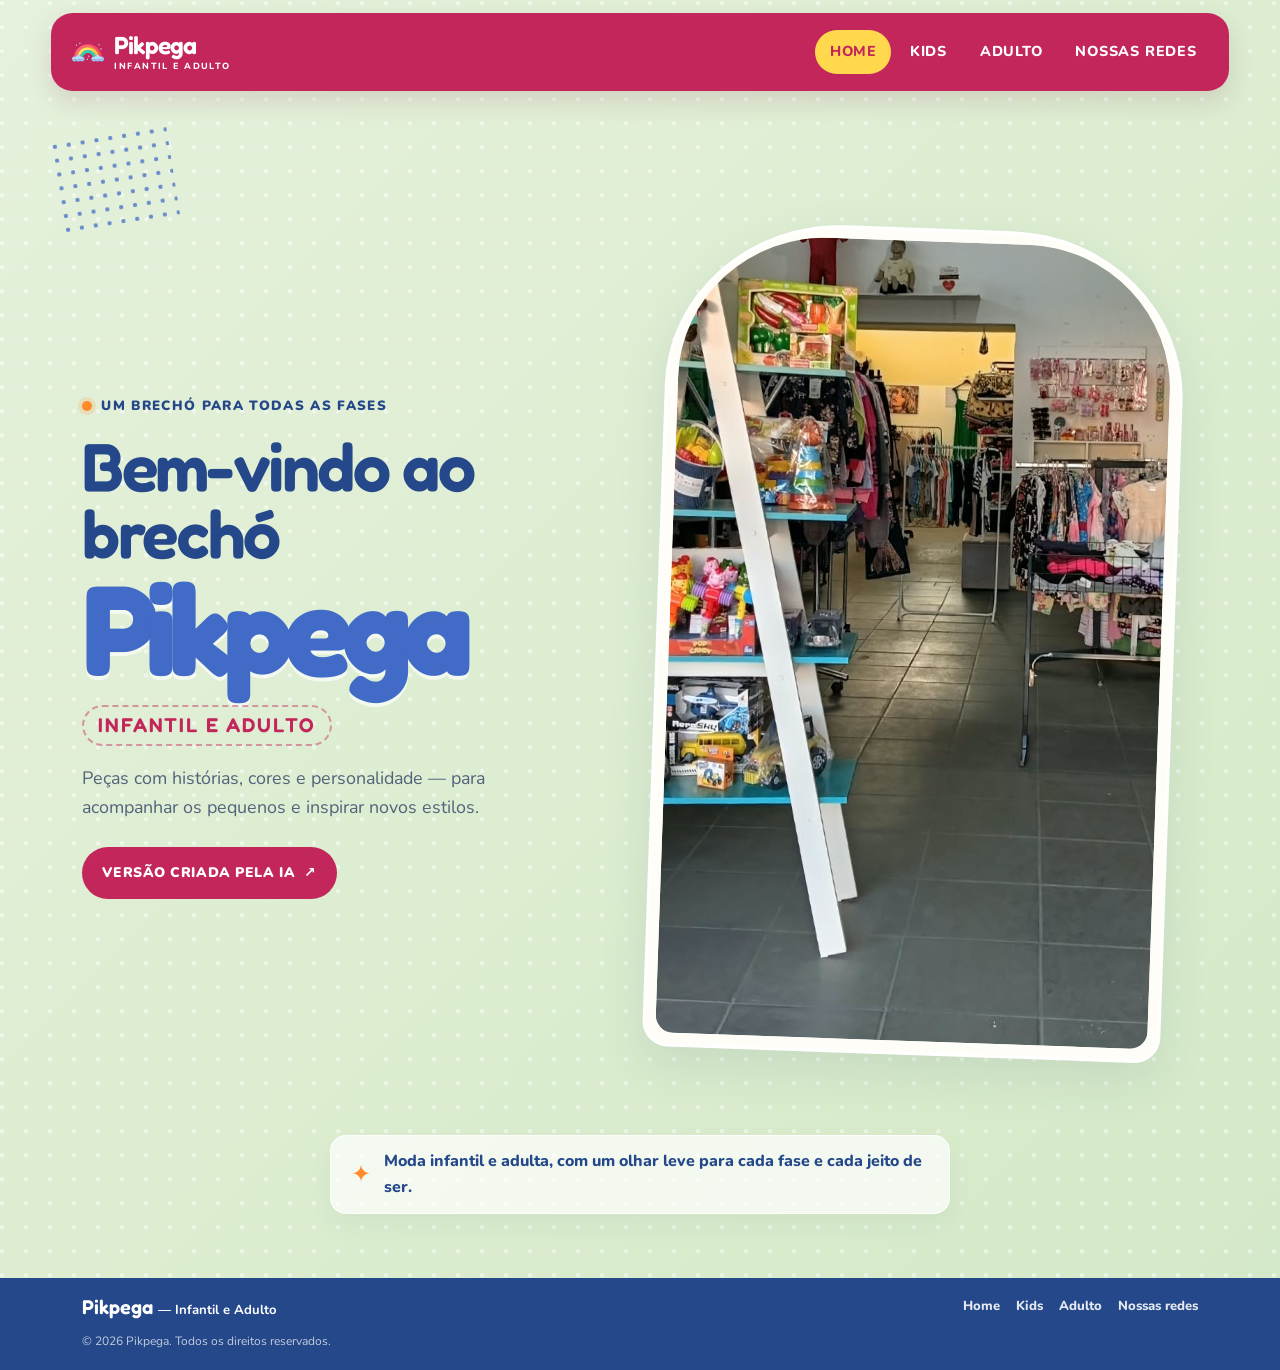
<file: index.html>
<!doctype html>
<html lang="pt-BR">
<head>
  <meta charset="utf-8">
  <meta name="viewport" content="width=device-width, initial-scale=1">
  <meta name="theme-color" content="#d8ebcb">
  <meta name="description" content="Conheça o brechó Pikpega — Infantil e Adulto. Um espaço acolhedor para descobrir moda de diferentes fases e estilos.">
  <title>Pikpega — Brechó Infantil e Adulto</title>
  <link rel="preconnect" href="https://fonts.googleapis.com">
  <link rel="preconnect" href="https://fonts.gstatic.com" crossorigin>
  <link href="https://fonts.googleapis.com/css2?family=Fredoka:wght@400;500;600;700&family=Nunito:wght@400;500;600;700;800&display=swap" rel="stylesheet">
  <link href="https://cdn.jsdelivr.net/npm/bootstrap@5.3.8/dist/css/bootstrap.min.css" rel="stylesheet" integrity="sha384-sRIl4kxILFvY47J16cr9ZwB07vP4J8+LH7qKQnuqkuIAvNWLzeN8tE5YBujZqJLB" crossorigin="anonymous">
  <link rel="stylesheet" href="css/style.css">
  <link rel="shortcut icon" href="img/logo.svg" type="image/x-icon">
</head>
<body>
  <a class="skip-link" href="#conteudo">Pular para o conteúdo</a>
  <header class="site-header container-fluid">
    <div class="header-inner position-relative">
      <a class="brand" href="index.html" aria-label="Pikpega — página inicial">
        <span class="brand-spark" aria-hidden="true"><img src="img/logo.svg" alt="Logo" width="32" height="32"></span>
        <span class="brand-copy"><strong>Pikpega</strong><small>INFANTIL E ADULTO</small></span>
      </a>
      <button class="navbar-toggler d-md-none position-absolute top-0 end-0 mt-3 me-3 border-0 p-1 shadow-none" type="button" data-bs-theme="dark" data-bs-toggle="collapse" data-bs-target="#menuPrincipal" aria-controls="menuPrincipal" aria-expanded="false" aria-label="Abrir menu"><span class="navbar-toggler-icon"></span></button>
      <nav class="site-nav collapse d-md-block" id="menuPrincipal" aria-label="Navegação principal">
        <ul class="nav-list flex-column flex-md-row">
          <li><a class="nav-link is-active" href="index.html" aria-current="page">Home</a></li>
          <li><a class="nav-link" href="kids.html">Kids</a></li>
          <li><a class="nav-link" href="adulto.html">Adulto</a></li>
          <li><a class="nav-link" href="redes.html">Nossas redes</a></li>
        </ul>
      </nav>
    </div>
  </header>

  <main id="conteudo" class="home-main container">
    <span class="decor decor-dot decor-dot--home" aria-hidden="true"></span>
    <div class="row align-items-center g-4 g-lg-5 home-layout">
      <section class="col-lg-6 home-copy appear-opacity elements-up" aria-labelledby="home-title">
        <p class="eyebrow"><span class="eyebrow-dot" aria-hidden="true"></span> Um brechó para todas as fases</p>
        <h1 id="home-title">Bem-vindo ao brechó <span class="home-wordmark">Pikpega</span></h1>
        <p class="home-subtitle">Infantil e Adulto</p>
        <p class="home-description">Peças com histórias, cores e personalidade — para acompanhar os pequenos e inspirar novos estilos.</p>
        <div class="home-actions">
          <a class="button button--pink" href="https://pikpega-ai.vercel.app">Versão criada pela IA<span aria-hidden="true">↗</span></a>
        </div>
      </section>

      <div class="col-lg-6 home-visual-wrap d-none d-lg-block">
        <figure class="home-visual tilt">
          <img src="img/fundo-loja.png" alt="Arara com roupas coloridas, imagem ilustrativa do universo do brechó Pikpega." width="1200" height="800" fetchpriority="high">
        </figure>
      </div>
    </div>
    <section class="home-note" aria-label="Sobre o Pikpega">
      <span class="home-note-icon" aria-hidden="true">✦</span>
      <p>Moda infantil e adulta, com um olhar leve para cada fase e cada jeito de ser.</p>
    </section>
  </main>

  <footer class="site-footer">
    <div class="container footer-inner">
      <a class="footer-brand" href="index.html">Pikpega <span>— Infantil e Adulto</span></a>
      <nav class="footer-nav" aria-label="Navegação do rodapé">
	      <a href="index.html">Home</a><a href="kids.html">Kids</a><a href="adulto.html">Adulto</a><a href="redes.html">Nossas redes</a>
      </nav>
      <p class="footer-copy">© 2026 Pikpega. Todos os direitos reservados.</p>
    </div>
  </footer>
  <script src="https://cdn.jsdelivr.net/npm/bootstrap@5.3.8/dist/js/bootstrap.bundle.min.js"></script>
</body>
</html>
</file>
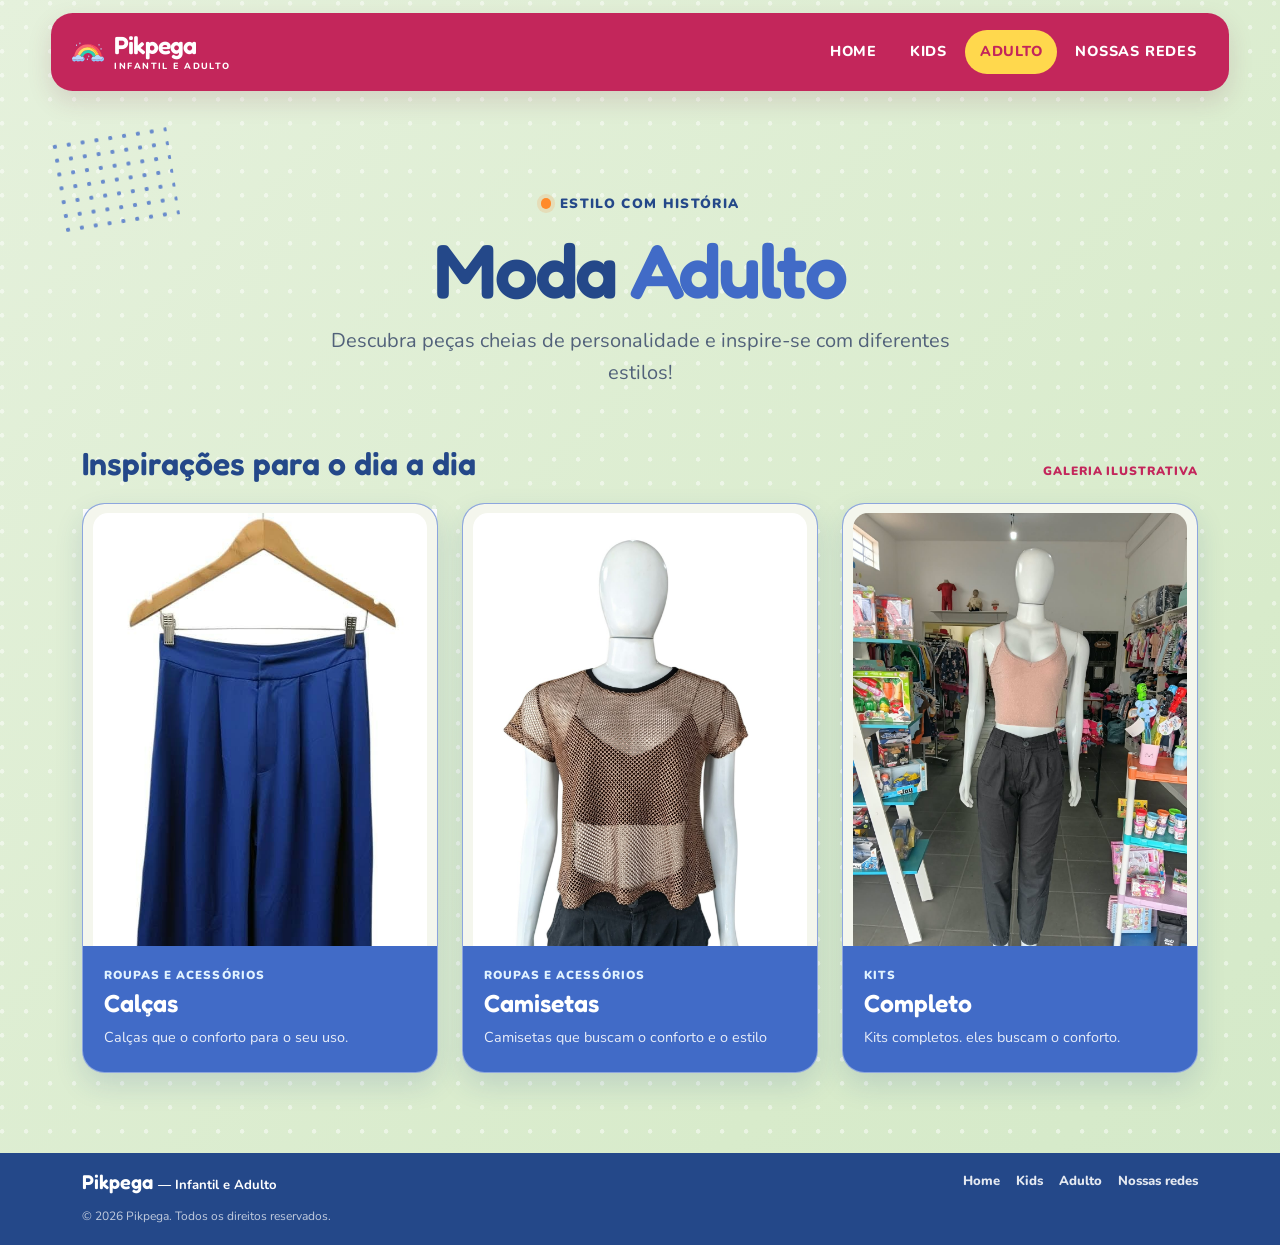
<file: adulto.html>
<!doctype html>
<html lang="pt-BR">
<head>
  <meta charset="utf-8">
  <meta name="viewport" content="width=device-width, initial-scale=1">
  <meta name="theme-color" content="#d8ebcb">
  <meta name="description" content="Conheça o espaço de moda adulta do brechó Pikpega. Conteúdo visual ilustrativo, sujeito a substituição por peças e informações confirmadas.">
  <title>Moda Adulto — Pikpega</title>
  <link rel="preconnect" href="https://fonts.googleapis.com">
  <link rel="preconnect" href="https://fonts.gstatic.com" crossorigin>
  <link href="https://fonts.googleapis.com/css2?family=Fredoka:wght@400;500;600;700&family=Nunito:wght@400;500;600;700;800&display=swap" rel="stylesheet">
  <link href="https://cdn.jsdelivr.net/npm/bootstrap@5.3.8/dist/css/bootstrap.min.css" rel="stylesheet" integrity="sha384-sRIl4kxILFvY47J16cr9ZwB07vP4J8+LH7qKQnuqkuIAvNWLzeN8tE5YBujZqJLB" crossorigin="anonymous">
  <link rel="stylesheet" href="css/style.css">
  <link rel="shortcut icon" href="img/logo.svg" type="image/x-icon">
</head>
<body>
  <a class="skip-link" href="#conteudo">Pular para o conteúdo</a>
  <header class="site-header container-fluid">
    <div class="header-inner position-relative">
      <a class="brand" href="index.html" aria-label="Pikpega — página inicial"><span class="brand-spark" aria-hidden="true"><img src="img/logo.svg" alt="Logo" width="32" height="32"></span><span class="brand-copy"><strong>Pikpega</strong><small>INFANTIL E ADULTO</small></span></a>
      <button class="navbar-toggler d-md-none position-absolute top-0 end-0 mt-3 me-3 border-0 p-1 shadow-none" type="button" data-bs-theme="dark" data-bs-toggle="collapse" data-bs-target="#menuPrincipal" aria-controls="menuPrincipal" aria-expanded="false" aria-label="Abrir menu"><span class="navbar-toggler-icon"></span></button>
      <nav class="site-nav collapse d-md-block" id="menuPrincipal" aria-label="Navegação principal"><ul class="nav-list flex-column flex-md-row">
        <li><a class="nav-link" href="index.html">Home</a></li><li><a class="nav-link" href="kids.html">Kids</a></li><li><a class="nav-link is-active" href="adulto.html" aria-current="page">Adulto</a></li><li><a class="nav-link" href="redes.html">Nossas redes</a></li>
      </ul></nav>
    </div>
  </header>

  <main id="conteudo" class="container page-main">
    <span class="decor decor-dot decor-dot--home" aria-hidden="true"></span>
    <div class="page-heading elements-up">
      <p class="eyebrow"><span class="eyebrow-dot" aria-hidden="true"></span> Estilo com história</p>
      <h1>Moda <span>Adulto</span></h1>
      <p>Descubra peças cheias de personalidade e inspire-se com diferentes estilos!</p>
    </div>

    <section aria-labelledby="adult-gallery-title" class="catalog-section">
      <div class="section-kicker elements-up"><h2 id="adult-gallery-title">Inspirações para o dia a dia</h2><span>Galeria ilustrativa</span></div>
      <div class="row g-4 catalog-grid appear-opacity">
        <article class="col-md-6 col-lg-4">
          <div class="catalog-card">
            <div class="catalog-image"><img src="img-assets/adulto1.png" alt="Arara com roupas adultas coloridas, imagem ilustrativa." width="800" height="1000" loading="lazy"></div>
            <div class="catalog-copy"><p class="catalog-category">Roupas e Acessórios</p><h3>Calças</h3><p>Calças que o conforto para o seu uso.</p></div>
          </div>
        </article>
        <article class="col-md-6 col-lg-4">
          <div class="catalog-card">
            <div class="catalog-image"><img src="img-assets/adulto2.png" alt="Composição de roupa adulta com peças dobradas, imagem ilustrativa." width="800" height="1000" loading="lazy"></div>
            <div class="catalog-copy"><p class="catalog-category">Roupas e Acessórios</p><h3>Camisetas</h3><p>Camisetas que buscam o conforto e o estilo</p></div>
          </div>
        </article>
        <article class="col-md-6 col-lg-4">
          <div class="catalog-card catalog-card--note">
           <div class="catalog-image"><img src="img-assets/adulto3.png" alt="Composição de roupa adulta com peças dobradas, imagem ilustrativa." width="800" height="1000" loading="lazy"></div>
            <div class="catalog-copy"><p class="catalog-category">Kits</p><h3>Completo</h3><p>Kits completos. eles buscam o conforto.</p></div>
          </div>
        </article>
      </div>
    </section>
  </main>

  <footer class="site-footer">
    <div class="container footer-inner">
      <a class="footer-brand" href="index.html">Pikpega <span>— Infantil e Adulto</span></a>
      <nav class="footer-nav" aria-label="Navegação do rodapé">
	      <a href="index.html">Home</a><a href="kids.html">Kids</a><a href="adulto.html">Adulto</a><a href="redes.html">Nossas redes</a>
      </nav>
      <p class="footer-copy">© 2026 Pikpega. Todos os direitos reservados.</p>
    </div>
  </footer>
  <script src="https://cdn.jsdelivr.net/npm/bootstrap@5.3.8/dist/js/bootstrap.bundle.min.js"></script>
</body>
</html>
</file>
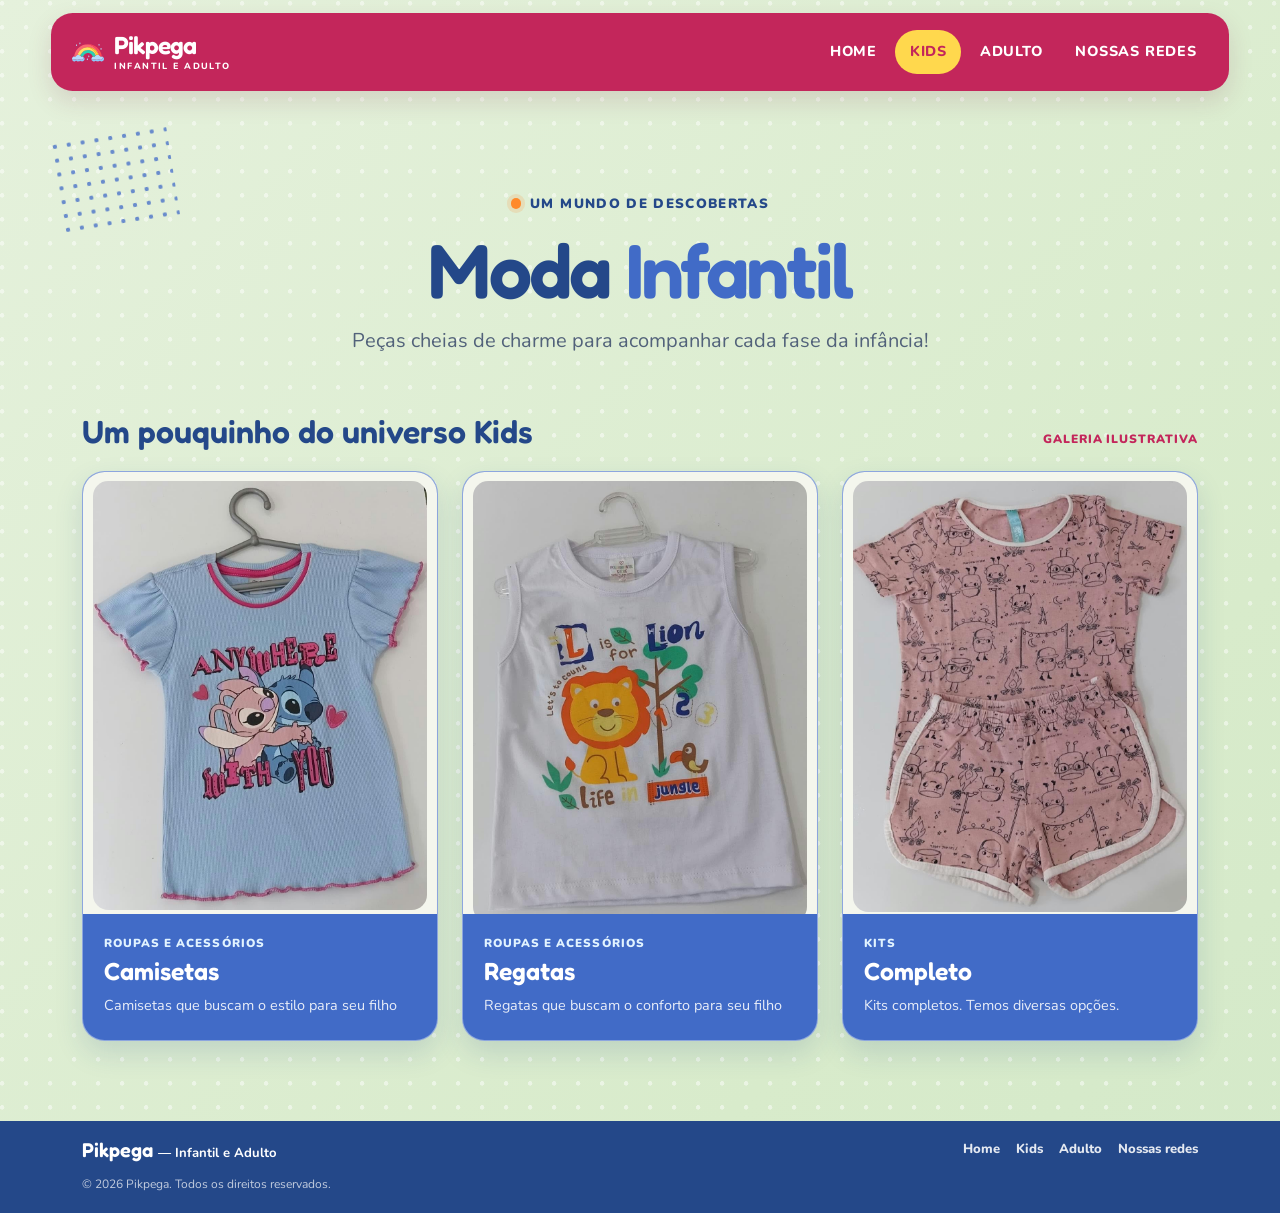
<file: kids.html>
<!doctype html>
<html lang="pt-BR">
<head>
  <meta charset="utf-8">
  <meta name="viewport" content="width=device-width, initial-scale=1">
  <meta name="theme-color" content="#d8ebcb">
  <meta name="description" content="Conheça o espaço de moda infantil do brechó Pikpega. Conteúdo visual ilustrativo, sujeito a substituição por peças e informações confirmadas.">
  <title>Moda Infantil — Pikpega</title>
  <link rel="preconnect" href="https://fonts.googleapis.com">
  <link rel="preconnect" href="https://fonts.gstatic.com" crossorigin>
  <link href="https://fonts.googleapis.com/css2?family=Fredoka:wght@400;500;600;700&family=Nunito:wght@400;500;600;700;800&display=swap" rel="stylesheet">
  <link href="https://cdn.jsdelivr.net/npm/bootstrap@5.3.8/dist/css/bootstrap.min.css" rel="stylesheet" integrity="sha384-sRIl4kxILFvY47J16cr9ZwB07vP4J8+LH7qKQnuqkuIAvNWLzeN8tE5YBujZqJLB" crossorigin="anonymous">
  <link rel="stylesheet" href="css/style.css">
  <link rel="shortcut icon" href="img/logo.svg" type="image/x-icon">
</head>
<body>
  <a class="skip-link" href="#conteudo">Pular para o conteúdo</a>
  <header class="site-header container-fluid">
    <div class="header-inner position-relative">
      <a class="brand" href="index.html" aria-label="Pikpega — página inicial"><span class="brand-spark" aria-hidden="true"><img src="img/logo.svg" alt="Logo" width="32" height="32"></span><span class="brand-copy"><strong>Pikpega</strong><small>INFANTIL E ADULTO</small></span></a>
      <button class="navbar-toggler d-md-none position-absolute top-0 end-0 mt-3 me-3 border-0 p-1 shadow-none" type="button" data-bs-theme="dark" data-bs-toggle="collapse" data-bs-target="#menuPrincipal" aria-controls="menuPrincipal" aria-expanded="false" aria-label="Abrir menu"><span class="navbar-toggler-icon"></span></button>
      <nav class="site-nav collapse d-md-block" id="menuPrincipal" aria-label="Navegação principal"><ul class="nav-list flex-column flex-md-row">
        <li><a class="nav-link" href="index.html">Home</a></li><li><a class="nav-link is-active" href="kids.html" aria-current="page">Kids</a></li><li><a class="nav-link" href="adulto.html">Adulto</a></li><li><a class="nav-link" href="redes.html">Nossas redes</a></li>
      </ul></nav>
    </div>
  </header>

  <main id="conteudo" class="container page-main">
    <span class="decor decor-dot decor-dot--home" aria-hidden="true"></span>
    <div class="page-heading appear-opacity elements-up">
      <p class="eyebrow"><span class="eyebrow-dot" aria-hidden="true"></span> Um mundo de descobertas</p>
      <h1>Moda <span>Infantil</span></h1>
      <p>Peças cheias de charme para acompanhar cada fase da infância!</p>
    </div>

    <section aria-labelledby="kids-gallery-title" class="catalog-section">
      <div class="section-kicker elements-up"><h2 id="kids-gallery-title">Um pouquinho do universo Kids</h2><span>Galeria ilustrativa</span></div>
      <div class="row g-4 catalog-grid appear-opacity">
        <article class="col-md-6 col-lg-4">
          <div class="catalog-card">
            <div class="catalog-image"><img src="img-assets/kids1.png" alt="Arara com roupas adultas coloridas, imagem ilustrativa." width="800" height="1000" loading="lazy"></div>
            <div class="catalog-copy"><p class="catalog-category">Roupas e Acessórios</p><h3>Camisetas</h3><p>Camisetas que buscam o estilo para seu filho</p></div>
          </div>
        </article>
        <article class="col-md-6 col-lg-4">
          <div class="catalog-card">
            <div class="catalog-image"><img src="img-assets/kids2.png" alt="Composição de roupa adulta com peças dobradas, imagem ilustrativa." width="800" height="1000" loading="lazy"></div>
            <div class="catalog-copy"><p class="catalog-category">Roupas e Acessórios</p><h3>Regatas</h3><p>Regatas que buscam o conforto para seu filho</p></div>
          </div>
        </article>
        <article class="col-md-6 col-lg-4">
          <div class="catalog-card catalog-card--note">
           <div class="catalog-image"><img src="img-assets/kids3.png" alt="Composição de roupa adulta com peças dobradas, imagem ilustrativa." width="800" height="1000" loading="lazy"></div>
            <div class="catalog-copy"><p class="catalog-category">Kits</p><h3>Completo</h3><p>Kits completos. Temos diversas opções.</p></div>
          </div>
        </article>
      </div>
    </section>
  </main>

  <footer class="site-footer">
    <div class="container footer-inner">
      <a class="footer-brand" href="index.html">Pikpega <span>— Infantil e Adulto</span></a>
      <nav class="footer-nav" aria-label="Navegação do rodapé">
	      <a href="index.html">Home</a><a href="kids.html">Kids</a><a href="adulto.html">Adulto</a><a href="redes.html">Nossas redes</a>
      </nav>
      <p class="footer-copy">© 2026 Pikpega. Todos os direitos reservados.</p>
    </div>
  </footer>
  <script src="https://cdn.jsdelivr.net/npm/bootstrap@5.3.8/dist/js/bootstrap.bundle.min.js"></script>
</body>
</html>
</file>
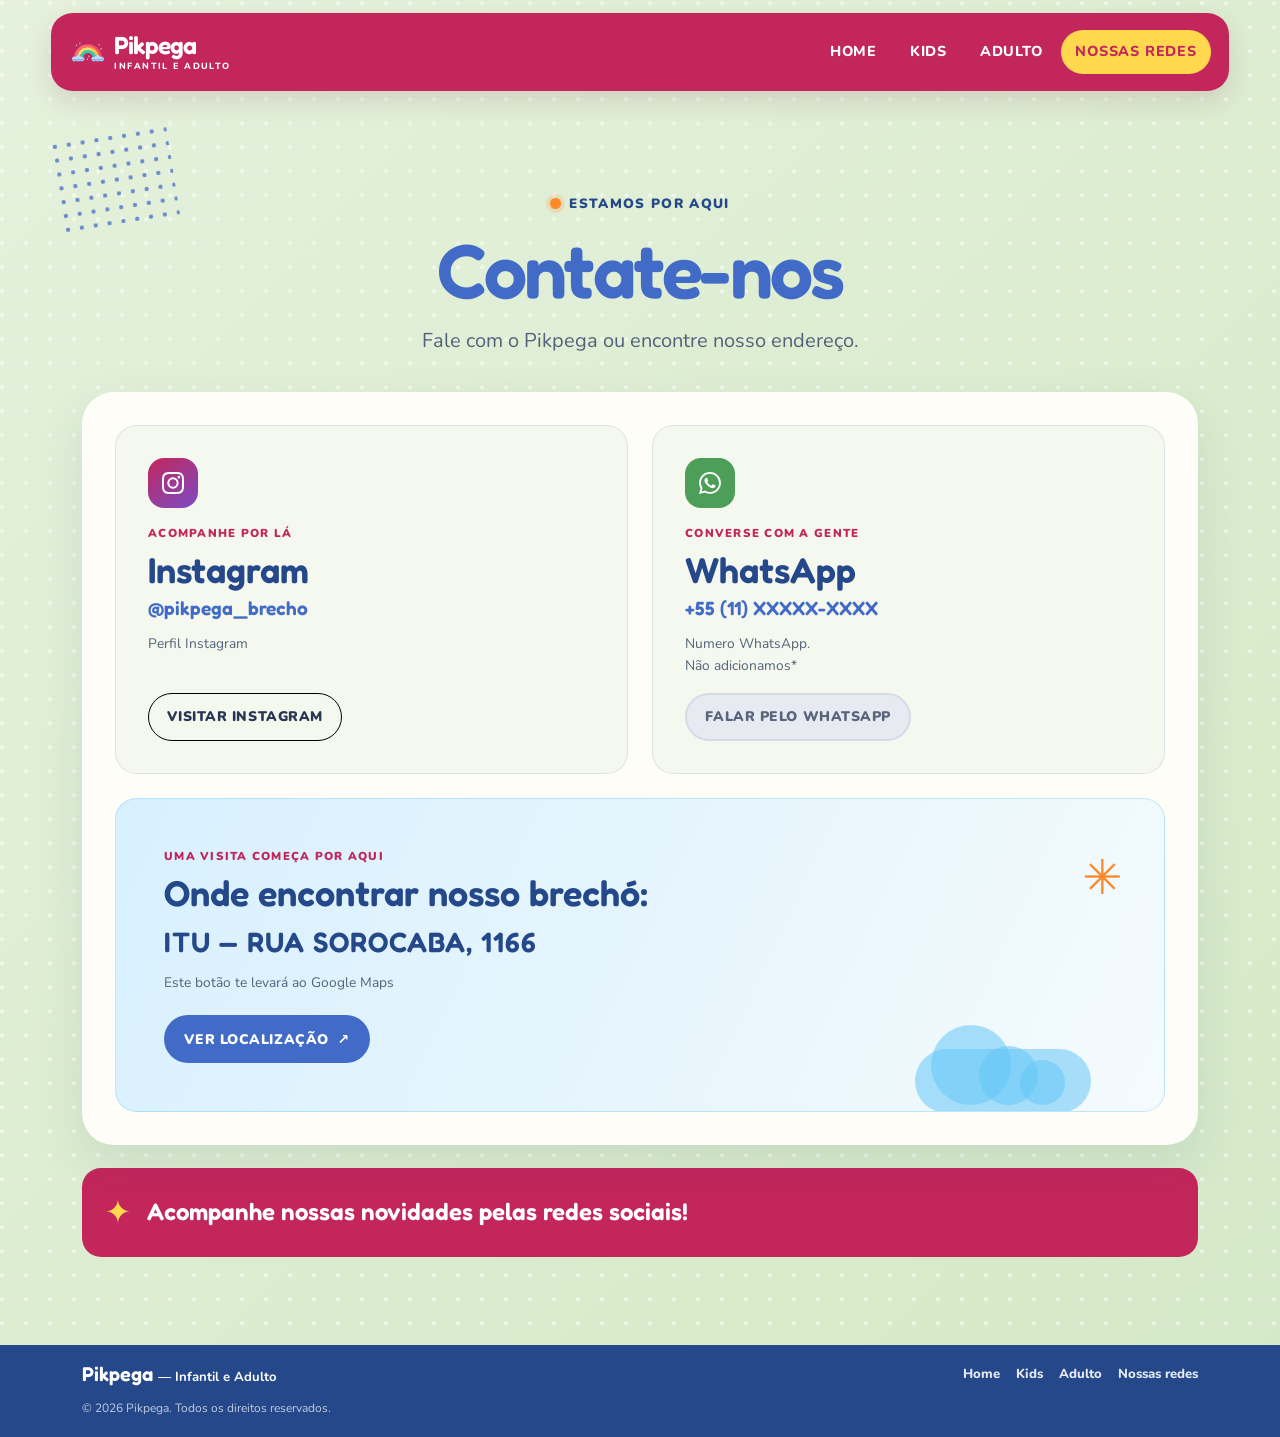
<file: redes.html>
<!doctype html>
<html lang="pt-BR">
<head>
  <meta charset="utf-8">
  <meta name="viewport" content="width=device-width, initial-scale=1">
  <meta name="theme-color" content="#d8ebcb">
  <meta name="description" content="Encontre os canais de contato do brechó Pikpega. Confirme os dados oficiais de redes sociais, WhatsApp e endereço antes da publicação.">
  <title>Contate-nos — Pikpega</title>
  <link rel="preconnect" href="https://fonts.googleapis.com">
  <link rel="preconnect" href="https://fonts.gstatic.com" crossorigin>
  <link href="https://fonts.googleapis.com/css2?family=Fredoka:wght@400;500;600;700&family=Nunito:wght@400;500;600;700;800&display=swap" rel="stylesheet">
  <link href="https://cdn.jsdelivr.net/npm/bootstrap@5.3.8/dist/css/bootstrap.min.css" rel="stylesheet" integrity="sha384-sRIl4kxILFvY47J16cr9ZwB07vP4J8+LH7qKQnuqkuIAvNWLzeN8tE5YBujZqJLB" crossorigin="anonymous">
  <link rel="stylesheet" href="css/style.css">
  <link rel="shortcut icon" href="img/logo.svg" type="image/x-icon">
</head>
<body>
  <a class="skip-link" href="#conteudo">Pular para o conteúdo</a>
  <header class="site-header container-fluid">
    <div class="header-inner position-relative">
      <a class="brand" href="index.html" aria-label="Pikpega — página inicial"><span class="brand-spark" aria-hidden="true"><img src="img/logo.svg" alt="Logo" width="32" height="32"></span><span class="brand-copy"><strong>Pikpega</strong><small>INFANTIL E ADULTO</small></span></a>
      <button class="navbar-toggler d-md-none position-absolute top-0 end-0 mt-3 me-3 border-0 p-1 shadow-none" type="button" data-bs-theme="dark" data-bs-toggle="collapse" data-bs-target="#menuPrincipal" aria-controls="menuPrincipal" aria-expanded="false" aria-label="Abrir menu"><span class="navbar-toggler-icon"></span></button>
      <nav class="site-nav collapse d-md-block" id="menuPrincipal" aria-label="Navegação principal"><ul class="nav-list flex-column flex-md-row">
        <li><a class="nav-link" href="index.html">Home</a></li><li><a class="nav-link" href="kids.html">Kids</a></li><li><a class="nav-link" href="adulto.html">Adulto</a></li><li><a class="nav-link is-active" href="redes.html" aria-current="page">Nossas redes</a></li>
      </ul></nav>
    </div>
  </header>

  <main id="conteudo" class="container page-main contact-main">
    <span class="decor decor-dot decor-dot--home" aria-hidden="true"></span>
    <div class="page-heading page-heading--compact elements-up">
      <p class="eyebrow"><span class="eyebrow-dot" aria-hidden="true"></span> Estamos por aqui</p>
      <h1><span>Contate-nos</span></h1>
      <p>Fale com o Pikpega ou encontre nosso endereço.</p>
    </div>

    <section class="contact-panel elements-up" aria-label="Canais de contato do brechó Pikpega">
      <div class="row g-4">
        <article class="col-md-6">
          <div class="contact-card">
            <div class="contact-icon contact-icon--instagram" aria-hidden="true">
              <img class="icon" src="img/instagram.svg" alt="instagram">
            </div>
            <p class="contact-kicker">Acompanhe por lá</p>
            <h2>Instagram</h2>
            <p class="contact-value">@pikpega_brecho</p>
            <p class="contact-help" id="instagram-config">Perfil Instagram</p>
            <a class="button contact-btn" aria-disabled="false" href="https://www.instagram.com/pikpega_brecho/">Visitar Instagram</a>
          </div>
        </article>
        <article class="col-md-6">
          <div class="contact-card">
            <div class="contact-icon contact-icon--whatsapp" aria-hidden="true">
              <img class="icon" src="img/whatsapp.svg" alt="whatsapp">
            </div>
            <p class="contact-kicker">Converse com a gente</p>
            <h2>WhatsApp</h2>
            <p class="contact-value">+55 (11) XXXXX-XXXX</p>
            <p class="contact-help" id="whatsapp-config">Numero WhatsApp. <br> Não adicionamos*</p>
            <span class="button button--disabled" aria-disabled="true">Falar pelo WhatsApp</span>
          </div>
        </article>
        <article class="col-12">
          <div class="location-card">
            <span class="location-cloud" aria-hidden="true"><i></i><i></i><i></i></span>
            <div class="location-copy">
              <p class="contact-kicker">Uma visita começa por aqui</p>
              <h2>Onde encontrar nosso brechó:</h2>
              <p class="location-address">ITU — RUA SOROCABA, 1166</p>
              <p class="contact-help">Este botão te levará ao Google Maps</p>
              <a class="button button--blue" href="https://www.google.com/maps/search/?api=1&amp;query=ITU%20%E2%80%94%20RUA%20SOROCABA%2C%201166" target="_blank" rel="noopener noreferrer">Ver localização <span aria-hidden="true">↗</span></a>
            </div>
            <span class="location-spark" aria-hidden="true">✳</span>
          </div>
        </article>
      </div>
    </section>

    <section class="social-callout" aria-label="Acompanhe o Pikpega">
      <span class="social-callout-mark" aria-hidden="true">✦</span>
      <div class="row">
        <h2 class="">Acompanhe nossas novidades pelas redes sociais!</h2>
      </div>
    </section>
  </main>

  <footer class="site-footer">
    <div class="container footer-inner">
      <a class="footer-brand" href="index.html">Pikpega <span>— Infantil e Adulto</span></a>
      <nav class="footer-nav" aria-label="Navegação do rodapé">
	      <a href="index.html">Home</a><a href="kids.html">Kids</a><a href="adulto.html">Adulto</a><a href="redes.html">Nossas redes</a>
      </nav>
      <p class="footer-copy">© 2026 Pikpega. Todos os direitos reservados.</p>
    </div>
  </footer>
  <script src="https://cdn.jsdelivr.net/npm/bootstrap@5.3.8/dist/js/bootstrap.bundle.min.js"></script>
</body>
</html>
</file>
<file: css/style.css>
@charset "UTF-8";

:root {
  color-scheme: light;
  --green-wash: #e5f1dc;
  --green-soft: #d8ebcb;
  --green-pastel: #b8ddb1;
  --blue: #416bc7;
  --blue-dark: #244889;
  --blue-light: #62c4f5;
  --pink: #c3265b;
  --yellow: #ffd84d;
  --orange: #ff8a2b;
  --leaf: #4d9e59;
  --lilac: #a778c8;
  --white: #fff;
  --ink: #273652;
  --muted: #52627a;
  --paper: #fffdf8;
  --line: rgb(36 72 137 / 12%);
  --shadow-soft: 0 18px 48px rgb(39 67 100 / 10%);
  --font-display: "Fredoka", "Nunito", system-ui, sans-serif;
  --font-body: "Nunito", "Quicksand", system-ui, sans-serif;
}

* { box-sizing: border-box; }
html { scroll-behavior: smooth; }
body {
  min-width: 320px;
  max-width: 100%;
  max-height: 100%;
  margin: 0;
  color: var(--ink);
  background:
    radial-gradient(circle at 9% 14%, rgb(255 255 255 / 47%) 0 2px, transparent 2.5px) 0 0 / 24px 24px,
    linear-gradient(135deg, var(--green-wash), var(--green-soft) 74%, #d4e9c9);
  font-family: var(--font-body);
  font-size: 1rem;
  line-height: 1.6;
}
img { max-width: 100%; }
a { color: inherit; }
a:focus-visible, button:focus-visible, [tabindex]:focus-visible {
  outline: 3px solid var(--orange);
  outline-offset: 4px;
  border-radius: 6px;
}

.icon {
  width: 1.2em;
  height: 1.2em;
}

.footer-brand-img {
  width: 15rem;
  height: auto;
  display: block;
}

.skip-link {
  position: absolute;
  z-index: 20;
  top: 0.75rem;
  left: 0.75rem;
  padding: 0.6rem 1rem;
  color: var(--white);
  background: var(--blue-dark);
  border-radius: 0.6rem;
  transform: translateY(-160%);
}
.skip-link:focus { transform: translateY(0); }

/* Shared header and wordmark */
.site-header {
  position: relative;
  z-index: 2;
  padding: 0.8rem clamp(1rem, 4vw, 3.5rem);
}
.header-inner {
  width: min(100%, 1320px);
  min-height: 78px;
  margin-inline: auto;
  padding: 0.7rem 1.1rem 0.7rem 1.3rem;
  display: flex;
  align-items: center;
  justify-content: space-between;
  gap: 1.25rem;
  border-radius: 1.35rem;
  background: var(--pink);
  box-shadow: 0 10px 24px rgb(123 37 74 / 15%);
}
.brand {
  display: inline-flex;
  align-items: center;
  gap: 0.65rem;
  flex: 0 0 auto;
  color: var(--white);
  text-decoration: none;
}
.brand-copy { display: grid; line-height: 1; }
.brand-copy strong {
  color: var(--white);
  font: 600 1.55rem/1 var(--font-display);
  letter-spacing: -0.045em;
}
.brand-copy small {
  margin-top: 0.23rem;
  font-size: 0.56rem;
  font-weight: 800;
  letter-spacing: 0.16em;
}
/*.brand-spark {
  position: relative;
  width: 2.2rem;
  height: 2.2rem;
  display: block;
  border: 2px solid rgb(255 255 255 / 75%);
  border-radius: 50%;
  transform: rotate(-15deg);
}
.brand-spark::before, .brand-spark::after {
  position: absolute;
  content: "";
  inset: 0.28rem;
  border: 2px solid var(--yellow);
  border-bottom-color: transparent;
  border-radius: 50%;
}
.brand-spark::after { inset: 0.56rem; border-color: var(--blue-light); border-bottom-color: transparent; }
.brand-spark i { position: absolute; z-index: 1; width: 0.25rem; height: 0.25rem; background: var(--white); border-radius: 50%; }
.brand-spark i:nth-child(1) { top: -0.08rem; right: 0.25rem; }
.brand-spark i:nth-child(2) { bottom: 0.1rem; left: -0.05rem; background: var(--yellow); }
.brand-spark i:nth-child(3) { right: -0.03rem; bottom: 0.12rem; background: var(--blue-light); }
*/
.site-nav { min-width: 0; }
.nav-list {
  display: flex;
  flex-wrap: wrap;
  align-items: center;
  justify-content: flex-end;
  gap: 0.25rem;
  padding: 0;
  margin: 0;
  list-style: none;
}
.site-nav .nav-link {
  min-height: 44px;
  display: inline-flex;
  align-items: center;
  justify-content: center;
  padding: 0.65rem 0.9rem;
  color: var(--white);
  border-radius: 999px;
  font-size: 0.9rem;
  font-weight: 800;
  text-decoration: none;
  text-transform: uppercase;
  letter-spacing: 0.055em;
  transition: background-color 180ms ease, color 180ms ease, transform 180ms ease;
}
.site-nav .nav-link:hover { color: var(--pink); background: var(--white); transform: translateY(-1px); }
.site-nav .nav-link.is-active { color: var(--pink); background: var(--yellow); }

/* Shared button system */
.button {
  min-height: 48px;
  display: inline-flex;
  align-items: center;
  justify-content: center;
  gap: 0.55rem;
  padding: 0.78rem 1.15rem;
  border: 2px solid transparent;
  border-radius: 999px;
  font-size: 0.87rem;
  font-weight: 900;
  line-height: 1.25;
  text-align: center;
  text-decoration: none;
  text-transform: uppercase;
  letter-spacing: 0.04em;
  transition: transform 180ms ease, box-shadow 180ms ease, background-color 180ms ease;
}
.button:hover { transform: translateY(-2px); box-shadow: 0 8px 18px rgb(39 67 100 / 13%); }
.button--blue { color: var(--white); background: var(--blue); }
.button--blue:hover { color: var(--white); background: var(--blue-dark); }
.button--pink { color: var(--white); background: var(--pink); }
.button--pink:hover { color: var(--white); background: #a91e4d; }
.button--disabled {
  color: #58657b;
  background: #e7ebf1;
  border-color: #d5dce7;
  cursor: not-allowed;
  box-shadow: none;
}
.button--disabled:hover { transform: none; box-shadow: none; }

/* Home composition */
.home-main { position: relative; isolation: isolate; padding-block: clamp(3rem, 8vw, 6.5rem) 3rem; }
.home-layout { position: relative; z-index: 1; }
.home-copy { padding-block: 1rem; }
.eyebrow {
  display: inline-flex;
  align-items: center;
  gap: 0.55rem;
  margin: 0 0 1rem;
  color: var(--blue-dark);
  font-size: 0.84rem;
  font-weight: 900;
  letter-spacing: 0.1em;
  text-transform: uppercase;
}
.eyebrow-dot { width: 0.65rem; height: 0.65rem; background: var(--orange); border-radius: 50%; box-shadow: 0 0 0 4px rgb(255 138 43 / 17%); }
h1, h2, h3 { font-family: var(--font-display); }
.home-copy h1 {
  max-width: 12ch;
  margin: 0;
  color: var(--blue-dark);
  font-size: clamp(2.5rem, 5.3vw, 4.65rem);
  font-weight: 600;
  line-height: 0.99;
  letter-spacing: -0.035em;
}
.home-wordmark {
  display: block;
  color: var(--blue);
  font-size: clamp(4.5rem, 10vw, 8rem);
  font-weight: 700;
  letter-spacing: -0.075em;
  line-height: 0.95;
  text-shadow: 0 4px 0 rgb(255 255 255 / 65%);
}
.home-subtitle {
  width: fit-content;
  margin: 1rem 0 0;
  padding: 0.35rem 0.9rem;
  color: var(--pink);
  border: 2px dashed rgb(195 38 91 / 45%);
  border-radius: 999px;
  font: 600 1.25rem/1.3 var(--font-display);
  text-transform: uppercase;
  letter-spacing: 0.09em;
}
.home-description { max-width: 43ch; margin: 1.15rem 0 1.6rem; color: var(--muted); font-size: clamp(1.05rem, 1.4vw, 1.2rem); }
.home-actions { display: flex; flex-wrap: wrap; align-items: center; gap: 0.75rem; }
.home-actions .button { min-height: 52px; }
.text-link { padding: 0.55rem 0.4rem; color: var(--blue-dark); font-weight: 900; text-decoration-thickness: 2px; text-underline-offset: 4px; }
.text-link:hover { color: var(--pink); }
.home-visual-wrap { position: relative; padding: 1.4rem clamp(0.7rem, 4vw, 3rem) 2rem 1rem; }
.home-visual {
  position: relative;
  margin: 0;
  padding: 0.65rem;
  overflow: hidden;
  border: 3px solid var(--white);
  border-radius: 34% 34% 1.6rem 1.6rem / 20% 20% 1.6rem 1.6rem;
  background: var(--paper);
  box-shadow: var(--shadow-soft);
}
.home-visual img { width: 100%; aspect-ratio: 1.15; display: block; object-fit: cover; border-radius: 30% 30% 1.1rem 1.1rem / 18% 18% 1.1rem 1.1rem; }
.image-caption {
  position: absolute;
  right: 1rem;
  bottom: 1rem;
  display: inline-flex;
  align-items: center;
  gap: 0.35rem;
  padding: 0.38rem 0.7rem;
  color: var(--blue-dark);
  background: rgb(255 255 255 / 93%);
  border-radius: 999px;
  font-size: 0.76rem;
  font-weight: 900;
}
.caption-mark { color: var(--pink); }
.decor { position: absolute; z-index: -1; pointer-events: none; }
.decor-dot { width: 120px; height: 100px; opacity: 0.75; background-image: radial-gradient(var(--blue) 1.8px, transparent 2.5px); background-size: 14px 14px; }
.decor-dot--home { top: 1.7rem; left: -1rem; transform: rotate(-9deg); }
.decor-hanger { top: -0.1rem; right: 5%; color: var(--blue); font: 700 5rem/1 var(--font-display); transform: rotate(90deg); }
.decor-tag { top: 43%; left: -0.9rem; padding: 0.6rem 0.75rem; color: var(--white); background: var(--pink); border-radius: 0.45rem 0.45rem 0.45rem 0.1rem; font: 700 0.7rem/1.15 var(--font-display); text-align: center; text-transform: uppercase; transform: rotate(-8deg); }
.decor-cloud { right: 0; bottom: -0.35rem; width: 8rem; height: 2.8rem; background: var(--blue-light); border-radius:2rem; opacity:0.85; }
.decor-cloud::before, .decor-cloud::after { position: absolute; bottom: 0.55rem; content: ""; background: inherit; border-radius: 50%; }
.decor-cloud::before { left: 1rem; width: 3.1rem; height: 3.1rem; }
.decor-cloud::after { right: 1rem; width: 2.5rem; height: 2.5rem; }
.home-note {
  position: relative;
  z-index: 1;
  width: fit-content;
  max-width: 620px;
  display: flex;
  align-items: center;
  gap: 0.8rem;
  margin: 3rem auto 0;
  padding: 0.8rem 1.25rem;
  background: rgb(255 255 255 / 70%);
  border: 1px solid rgb(255 255 255 / 80%);
  border-radius: 1rem;
  box-shadow: 0 10px 26px rgb(39 67 100 / 5%);
}
.home-note p { margin: 0; color: var(--blue-dark); font-weight: 800; }
.home-note-icon { color: var(--orange); font-size: 1.5rem; }

/* Category and contact pages */
.page-main { position: relative; isolation: isolate; min-height: 70vh; padding-block: clamp(2.8rem, 7vw, 5.5rem) 4rem; }
.decor-dot--page { top: 2.2rem; right: -1rem; width: 96px; height: 86px; }
.page-heading { max-width: 790px; margin: 0 auto clamp(2.4rem, 5vw, 3.5rem); text-align: center; }
.page-heading h1 { margin: 0; color: var(--blue-dark); font-size: clamp(2.75rem, 6vw, 5.25rem); font-weight: 600; line-height: 1.03; letter-spacing: -0.035em; }
.page-heading h1 span { color: var(--blue); }
.page-heading > p:last-child { max-width: 56ch; margin: 1rem auto 0; color: var(--muted); font-size: clamp(1.05rem, 2vw, 1.25rem); }
.section-kicker { display: flex; align-items: baseline; justify-content: space-between; gap: 1rem; margin: 0 0 1.2rem; }
.section-kicker h2 { margin: 0; color: var(--blue-dark); font-size: clamp(1.45rem, 3vw, 2rem); font-weight: 600; }
.section-kicker > span { flex: 0 0 auto; color: var(--pink); font-size: 0.75rem; font-weight: 900; letter-spacing: 0.08em; text-transform: uppercase; }
.catalog-grid { align-items: stretch; }
.catalog-card {
  height: 100%;
  overflow: hidden;
  background: var(--blue);
  border: 1px solid rgb(255 255 255 / 40%);
  border-radius: 1.4rem;
  box-shadow: 0 12px 28px rgb(36 72 137 / 15%);
  transition: transform 180ms ease, box-shadow 180ms ease;
}
.catalog-card:hover { transform: translateY(-4px); box-shadow: 0 18px 34px rgb(36 72 137 / 20%); }
.catalog-image {
  position: relative;
  display: grid;
  place-items: center;
  min-height: 230px;
  aspect-ratio: 4/5;
  padding: 0.6rem;
  overflow: hidden;
  background: #f4f6ed;
}
.catalog-image img { width: 100%; height: 100%; object-fit: contain; border-radius: 0.95rem; }
.image-label {
  position: absolute;
  right: 0.9rem;
  bottom: 0.9rem;
  padding: 0.35rem 0.65rem;
  color: var(--blue-dark);
  background: rgb(255 255 255 / 94%);
  border-radius: 999px;
  font-size: 0.68rem;
  font-weight: 900;
  letter-spacing: 0.045em;
  text-transform: uppercase;
}
.catalog-copy { padding: 1.2rem 1.3rem 1.4rem; color: var(--white); }
.catalog-category { margin: 0 0 0.3rem; color: #e1f3ff; font-size: 0.73rem; font-weight: 900; letter-spacing: 0.09em; text-transform: uppercase; }
.catalog-copy h3 { margin: 0 0 0.55rem; font-size: 1.55rem; font-weight: 600; line-height: 1.15; }
.catalog-copy > p:last-of-type { margin: 0; color: rgb(255 255 255 / 88%); font-size: 0.9rem; }
.catalog-card--note { display: flex; flex-direction: column; min-height: 100%; }
.catalog-art {
  position: relative;
  min-height: 230px;
  display: grid;
  place-items: center;
  overflow: hidden;
  background: linear-gradient(145deg, #d4ecff, #fff0bd 63%, #ffd9e4);
}
.art-sun { position: absolute; top: 1.8rem; right: 2rem; width: 4.3rem; height: 4.3rem; background: var(--yellow); border-radius: 50%; box-shadow: 0 0 0 14px rgb(255 216 77 / 20%); }
.art-hanger { position: relative; z-index: 1; color: var(--blue); font: 700 8rem/1 var(--font-display); transform: rotate(90deg); }
.art-star { position: absolute; bottom: 1rem; left: 1.6rem; color: var(--pink); font-size: 2.2rem; }
.catalog-art--adult { background: linear-gradient(135deg, #f8dcdd, #e5ddff 50%, #d8f1e1); }
.catalog-art--adult .art-sun { background: var(--orange); box-shadow: 0 0 0 14px rgb(255 138 43 / 18%); }
.image-label--inline { position: static; display: inline-flex; width: fit-content; margin-top: 0.8rem; }
.catalog-disclaimer { max-width: 850px; margin: 1.8rem auto 0; padding: 1rem 1.2rem; color: var(--blue-dark); background: rgb(255 255 255 / 63%); border-left: 4px solid var(--yellow); border-radius: 0 0.85rem 0.85rem 0; font-size: 0.91rem; font-weight: 700; }
.catalog-disclaimer span { margin-right: 0.45rem; color: var(--pink); }

/* Contact information */
.page-heading--compact { margin-bottom: 2.2rem; }
.contact-main { padding-bottom: 4.5rem; }
.contact-panel { position: relative; z-index: 1; padding: clamp(1rem, 3vw, 2rem); background: var(--paper); border: 1px solid rgb(255 255 255 / 85%); border-radius: 2rem; box-shadow: var(--shadow-soft); }
.contact-card {
  height: 100%;
  min-height: 330px;
  display: flex;
  flex-direction: column;
  align-items: flex-start;
  padding: clamp(1.3rem, 3vw, 2rem);
  background: #f5f8ef;
  border: 1px solid var(--line);
  border-radius: 1.35rem;
}
.contact-icon { width: 3.1rem; height: 3.1rem; display: grid; place-items: center; margin-bottom: 1rem; color: var(--white); border-radius: 1rem; font: 700 1.15rem/1 var(--font-display); text-transform: uppercase; }
.contact-icon--instagram { background: linear-gradient(145deg, var(--pink), #7b4cc6); }
.contact-icon--whatsapp { background: var(--leaf); }
.contact-kicker { margin: 0 0 0.35rem; color: var(--pink); font-size: 0.72rem; font-weight: 900; letter-spacing: 0.11em; text-transform: uppercase; }
.contact-card h2, .location-copy h2 { margin: 0; color: var(--blue-dark); font-size: clamp(1.65rem, 3vw, 2.25rem); font-weight: 600; }
.contact-value { margin: 0.3rem 0 0; color: var(--blue); font: 600 1.2rem/1.3 var(--font-display); overflow-wrap: anywhere; }
.contact-help { max-width: 48ch; margin: 0.75rem 0 1rem; color: var(--muted); font-size: 0.86rem; }
.contact-card .button { margin-top: auto; }
.location-card {
  position: relative;
  min-height: 260px;
  display: flex;
  align-items: center;
  overflow: hidden;
  padding: clamp(1.5rem, 4vw, 3rem);
  background: linear-gradient(115deg, #d8f0ff, #eaf7fc 65%, #f5fbfe);
  border: 1px solid rgb(98 196 245 / 35%);
  border-radius: 1.35rem;
}
.location-copy { position: relative; z-index: 1; max-width: 650px; }
.location-address { margin: 0.7rem 0 0; color: var(--blue-dark); font: 600 clamp(1.2rem, 3vw, 1.75rem)/1.25 var(--font-display); letter-spacing: 0.035em; }
.location-copy .button { margin-top: 0.3rem; }
.location-cloud { position: absolute; right: 7%; bottom: -0.1rem; width: 11rem; height: 4rem; background: rgb(98 196 245 / 53%); border-radius: 3rem; }
.location-cloud i { position: absolute; bottom: 0.5rem; display: block; width: 5rem; height: 5rem; background: inherit; border-radius: 50%; }
.location-cloud i:nth-child(1) { left: 1rem; }
.location-cloud i:nth-child(2) { left: 4rem; width: 3.7rem; height: 3.7rem; }
.location-cloud i:nth-child(3) { left: 6.6rem; width: 2.8rem; height: 2.8rem; }
.location-spark { position: absolute; right: 4%; top: 13%; color: var(--orange); font-size: 3rem; }
.social-callout {
  display: flex;
  align-items: center;
  gap: 1rem;
  margin: 1.4rem 0 0;
  padding: 1.2rem 1.4rem;
  color: var(--white);
  background: var(--pink);
  border-radius: 1.2rem;
}
.social-callout-mark { flex: 0 0 auto; color: var(--yellow); font-size: 2rem; }
.social-callout h2 { margin: 0; font: 600 clamp(1.15rem, 2vw, 1.5rem)/1.2 var(--font-display); }
.social-callout p { margin: 0.35rem 0 0; color: rgb(255 255 255 / 88%); font-size: 0.85rem; }
.social-status { flex: 0 0 auto; margin-left: auto; padding: 0.4rem 0.65rem; color: var(--pink); background: var(--yellow); border-radius: 999px; font-size: 0.68rem; font-weight: 900; text-align: center; text-transform: uppercase; }

.contact-btn {
  border: black 1px solid;
}

/* Footer */
.site-footer { margin-top: 1rem; color: var(--white); background: var(--blue-dark); }
.footer-inner { min-height: 92px; display: flex; flex-wrap: wrap; align-items: center; justify-content: space-between; gap: 0.8rem 1.5rem; padding-block: 1.1rem; }
.footer-brand { color: var(--white); font: 600 1.25rem/1 var(--font-display); text-decoration: none; }
.footer-brand span { font: 700 0.82rem/1 var(--font-body); }
.footer-nav { display: flex; flex-wrap: wrap; gap: 0.4rem 1rem; }
.footer-nav a { color: rgb(255 255 255 / 88%); font-size: 0.82rem; font-weight: 800; text-decoration: none; }
.footer-nav a:hover { color: var(--yellow); text-decoration: underline; text-underline-offset: 3px; }
.footer-copy { flex: 0 0 100%; margin: 0; color: rgb(255 255 255 / 72%); font-size: 0.75rem; }


.tilt {
  animation: fadeUp 3s ease-out forwards;
  rotate: 2deg;
}

.appear-opacity * {
  opacity: 0;
  animation: fadeIn 0.5s ease-out forwards;
}

.elements-up * {
  animation: fadeUp 0.5s ease-out forwards;
}

@media (max-width: 767.98px) {
  .header-inner { flex-direction: column; align-items: stretch; gap: 0.65rem; padding: 0.85rem; }
  .brand { justify-content: center; }
  .site-nav .nav-list { justify-content: center; gap: 0.1rem; }
  .site-nav .nav-link { min-height: 42px; padding: 0.55rem 0.65rem; font-size: 0.73rem; }
  .home-main { padding-top: 2.8rem; }
  .home-copy { text-align: center; }
  .home-copy .eyebrow { justify-content: center; }
  .home-copy h1 { max-width: none; }
  .home-subtitle { margin-inline: auto; }
  .home-description { margin-inline: auto; }
  .home-actions { justify-content: center; }
  .home-visual-wrap { width: min(100%, 570px); margin-inline: auto; padding-inline: 1.3rem; }
  .decor-rainbow { right: -0.2rem; transform: scale(0.75) rotate(8deg); transform-origin: top right; }
  .decor-hanger { right: 5%; font-size: 3.8rem; }
  .decor-tag { left: -0.1rem; }
  .page-heading { margin-bottom: 2rem; }
  .section-kicker { align-items: flex-start; flex-direction: column; gap: 0.25rem; }
  .location-cloud { right: -2rem; opacity: 0.5; }
  .social-callout { align-items: flex-start; flex-wrap: wrap; }
  .social-status { margin-left: 3rem; }
  .footer-inner { justify-content: center; text-align: center; }
  .footer-nav { justify-content: center; }
}

@media (max-width: 420px) {
  .site-nav .nav-link:hover { color: var(--yellow); background: #00000000; transform: translateY(-1px); }
  .site-nav .nav-link.is-active { color: var(--yellow); background: #00000000;}
  .site-header { padding-inline: 0.55rem; }
  .header-inner { border-radius: 1rem; }
  .site-nav .nav-list { gap: 0; }
  .site-nav .nav-link { padding-inline: 0.47rem; font-size: 0.66rem; letter-spacing: 0.025em; }
  .brand-copy strong { font-size: 1.42rem; }
  .home-copy h1 { font-size: 2.55rem; }
  .home-wordmark { font-size: clamp(4.1rem, 19vw, 5.8rem); }
  .home-actions .button { width: 100%; }
  .home-note { align-items: flex-start; }
  .contact-panel { padding: 0.85rem; border-radius: 1.35rem; }
  .contact-card { min-height: auto; }
  .location-card { padding: 1.3rem; }
  .location-copy h2 { max-width: 15ch; }
  .social-callout { padding: 1rem; }
  .social-status { margin-left: 2.8rem; }
}

@media (prefers-reduced-motion: reduce) {
  html { scroll-behavior: auto; }
  *, *::before, *::after { scroll-behavior: auto !important; transition-duration: 0.01ms !important; animation-duration: 0.01ms !important; animation-iteration-count: 1 !important; }
}

@keyframes fadeIn {
  0% {
    opacity: 0;
  }
  100% {
    opacity: 1;
  }
}
@keyframes fadeUp {
  0% {
    opacity: 0;
    transform: translateY(1vw);
  }
  70% {
    opacity: 1;
    transform: translateY(-0.1vw);
  }
  100% {
    opacity: 1;
    transform: translateY(0);
  }
}
</file>
